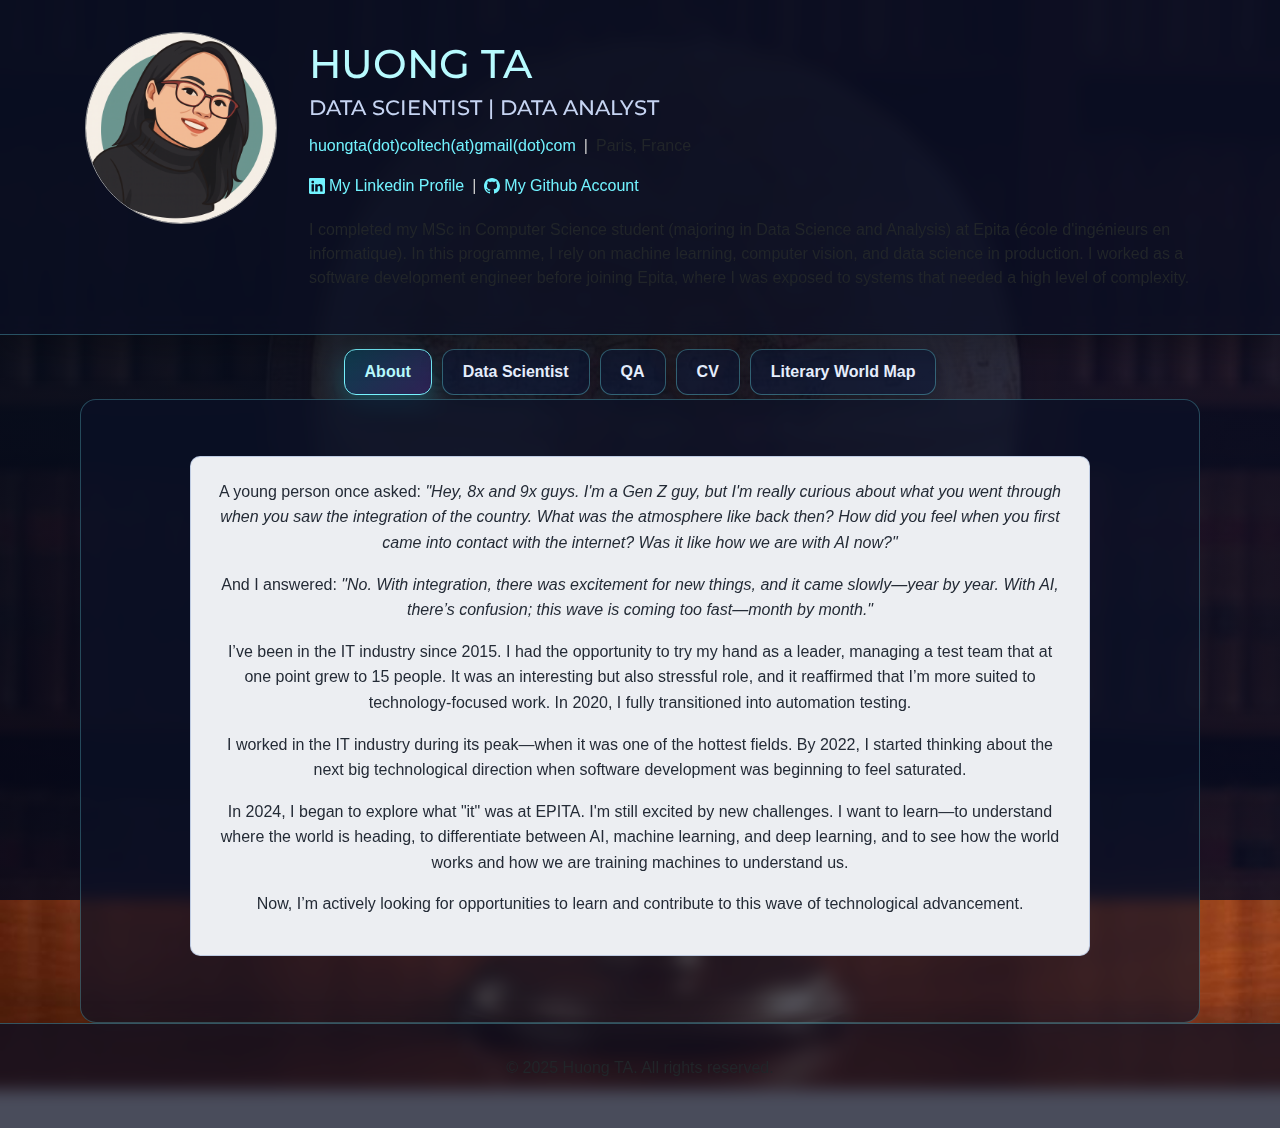
<file: index.html>
<!DOCTYPE html>
<html lang="en">
  <head>
    <meta charset="utf-8">
    <meta name="viewport" content="width=device-width, initial-scale=1">
    <base href="/">

    <!-- Site Info -->
    <title>Huong TA - Portfolio</title>
    <meta name="description" content="Huong TA - Hi there, this is my personal webpage here you see more things that do not fit in my CV. I have 5 years of experience as an Software Testing Engineer. I&#39;ve worked for both private and public sectors.">
    <meta name="author" content="Huong TA">

    <!-- Open Graph Tags: The title of the page for social media sharing. It can match the title tag or be more descriptive. -->
    <meta property="og:title" content="Huong TA">

    <!-- Open Graph Tags: Typically set to "website" for static sites or "article" for content-heavy pages. -->
    <meta property="og:type" content="website">

    <!-- Open Graph Tags: The URL of the page, used to ensure link previews resolve to the correct page. -->
    <meta property="og:url" content="127.0.0.1:5500/index.html">

    <!-- Open Graph Tags: URL of an image that represents the page. Useful for link previews. -->
    <meta property="og:image" content="portfolio_media/profile-pic.jpg">

    <!-- Open Graph Tags: Provides an alternative text for the image to improve accessibility. -->
    <meta property="og:image:alt" content="Huong TA Profile Image">

    <!-- Preconnect for Google Fonts -->
    <link rel="preconnect" href="https://fonts.googleapis.com">
    <link rel="preconnect" href="https://fonts.gstatic.com" crossorigin>

    <!-- Custom Font -->
    <link href="https://fonts.googleapis.com/css2?family=Montserrat:ital,wght@0,100..900;1,100..900&family=Nunito:ital,wght@0,200..1000;1,200..1000&display=swap"
          rel="stylesheet">

    <!-- Stylesheet -->
    <link rel="stylesheet" href="css/modern_normalize.css" />
    <link rel="stylesheet" href="css/html5bp.css">
    <link rel="stylesheet" href="css/main.css">
    <link rel="stylesheet" href="css/body.css">

    <!-- Set a theme color that matches your website's primary color -->
    <meta name="theme-color" content="#fafafa">

    <!-- Favicon for all browsers -->
    <link rel="icon" href="/favicon.ico" sizes="any">
    <link rel="icon" href="/icon.svg" type="image/svg+xml">

    <!-- Apple touch icon for iOS devices -->
    <link rel="apple-touch-icon" sizes="180x180" href="/icon.png">

    <!-- Web app manifest for Progressive Web Apps -->
    <link rel="manifest" href="/site.webmanifest">

    <!-- Content Security Policy: Uncomment to enhance security by restricting where content can be loaded from (useful for preventing certain attacks like XSS). Update if adding external sources (e.g., Google Fonts, Bootstrap CDN, analytics, etc). -->
    <!-- <meta http-equiv="Content-Security-Policy" content=" default-src 'self'; script-src 'self' code.jquery.com; style-src 'self' fonts.googleapis.com; font-src fonts.gstatic.com; img-src 'self' images.examplecdn.com; "> -->
  </head>

  <body>
    <div id="header-placeholder"></div>
    <script>
      fetch('/pages/header.html')
        .then(res => res.text())
        .then(data => document.getElementById('header-placeholder').innerHTML = data);
    </script>
    

    <meta charset="UTF-8">
    <title>Tabbed Page</title>
  
    <div class="tabs">
      <button class="tab active" onclick="window.location.href='/'">About</button>
      <button class="tab" onclick="window.location.href='/data_epita/'">Data Scientist</button>
      <button class="tab" onclick="window.location.href='/projects/'">QA</button>
      <button class="tab" onclick="window.location.href='/resume_en/'">CV</button>
      <button class="tab" onclick="window.location.href='/literary_world_map/'">Literary World Map</button>
    </div>

    <div id="about" class="tab-content active">
      <div class="about-text">
        <p>
          A young person once asked: 
          <span style="font-style: italic;">
            "Hey, 8x and 9x guys. I'm a Gen Z guy, but I'm really curious about what you went through when you saw the integration of the country. What was the atmosphere like back then? How did you feel when you first came into contact with the internet? Was it like how we are with AI now?"
          </span>
        </p>
        <p>
          And I answered: 
          <span style="font-style: italic;">
            "No. With integration, there was excitement for new things, and it came slowly—year by year. With AI, there’s confusion; this wave is coming too fast—month by month."
          </span>
        </p>
        <p>I’ve been in the IT industry since 2015. I had the opportunity to try my hand as a leader, managing a test team that at one point grew to 15 people. It was an interesting but also stressful role, and it reaffirmed that I’m more suited to technology-focused work. In 2020, I fully transitioned into automation testing.</p>
        <p>I worked in the IT industry during its peak—when it was one of the hottest fields. By 2022, I started thinking about the next big technological direction when software development was beginning to feel saturated.</p>
        <p>In 2024, I began to explore what "it" was at EPITA. I'm still excited by new challenges. I want to learn—to understand where the world is heading, to differentiate between AI, machine learning, and deep learning, and to see how the world works and how we are training machines to understand us.</p>
        <p>Now, I’m actively looking for opportunities to learn and contribute to this wave of technological advancement.</p>
      </div>
    </div>
    </div>

    <div id="resume_en" class="tab-content">
      <!-- <h2>Portfolio</h2> -->
      <div id="resume_en-placeholder"></div>
      <script>
        fetch('/pages/resume_en.html')
          .then(response => response.text())
          .then(data => {
            document.getElementById('resume_en-placeholder').innerHTML = data;
          })
          .catch(error => console.error('Error loading resume.html:', error));
      </script>

    </div>

    <div id="datas" class="tab-content">
      <div id="datas-placeholder"></div>
      <script>
        fetch('/pages/data_epita.html')
          .then(response => response.text())
          .then(data => {
            document.getElementById('datas-placeholder').innerHTML = data;
          })
          .catch(error => console.error('Error loading resume.html:', error));
      </script>

    </div>


    <div id="projects" class="tab-content">
      <div id="projects-placeholder"></div>
      <script>
        fetch('/pages/projects.html')
          .then(response => response.text())
          .then(data => {
            document.getElementById('projects-placeholder').innerHTML = data;
          })
          .catch(error => console.error('Error loading resume.html:', error));
      </script>

    </div>

    <footer class="page-footer">
      <div class="container">
        <p>© 2025 Huong TA. All rights reserved.</p>
      </div>
    </footer>

    <script src="js/app.js"></script>

  </body>
</html>
</file>
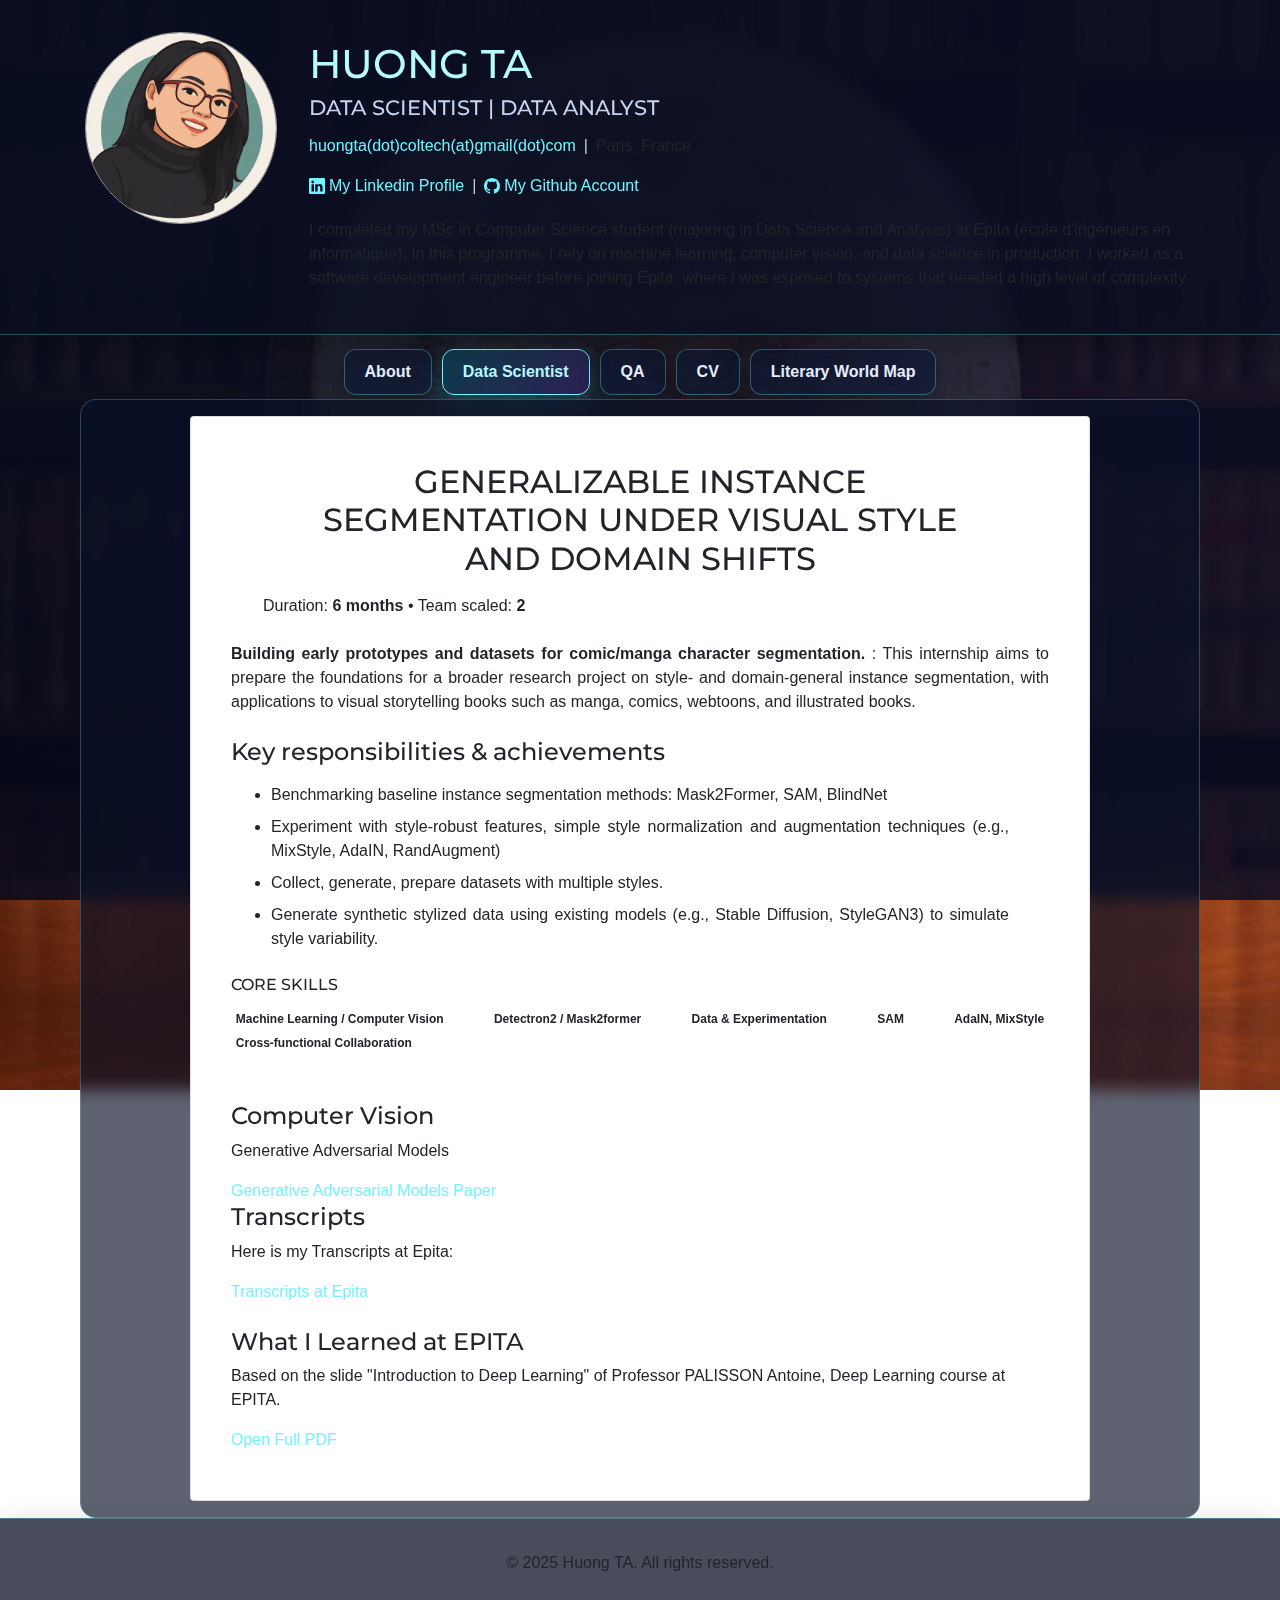
<file: data_epita/index.html>
<!DOCTYPE html>
<html lang="en">
  <head>
    <meta charset="utf-8">
    <meta name="viewport" content="width=device-width, initial-scale=1">
    <base href="/">

    <title>Huong TA - Data Scientist</title>
    <meta name="description" content="Huong TA - Data Scientist page.">
    <meta name="author" content="Huong TA">

    <meta property="og:title" content="Huong TA - Data Scientist">
    <meta property="og:type" content="website">
    <meta property="og:url" content="https://huongta-fr.github.io/data_epita/">
    <meta property="og:image" content="/portfolio_media/profile-pic.jpg">
    <meta property="og:image:alt" content="Huong TA Profile Image">

    <link rel="preconnect" href="https://fonts.googleapis.com">
    <link rel="preconnect" href="https://fonts.gstatic.com" crossorigin>
    <link href="https://fonts.googleapis.com/css2?family=Montserrat:ital,wght@0,100..900;1,100..900&family=Nunito:ital,wght@0,200..1000;1,200..1000&display=swap"
          rel="stylesheet">

    <link rel="stylesheet" href="/css/modern_normalize.css" />
    <link rel="stylesheet" href="/css/html5bp.css">
    <link rel="stylesheet" href="/css/main.css">
    <link rel="stylesheet" href="/css/body.css">

    <meta name="theme-color" content="#fafafa">
    <link rel="icon" href="/favicon.ico" sizes="any">
    <link rel="icon" href="/icon.svg" type="image/svg+xml">
    <link rel="apple-touch-icon" sizes="180x180" href="/icon.png">
    <link rel="manifest" href="/site.webmanifest">
  </head>

  <body>
    <div id="header-placeholder"></div>
    <script>
      fetch('/pages/header.html')
        .then(res => res.text())
        .then(data => document.getElementById('header-placeholder').innerHTML = data);
    </script>

    <div class="tabs">
      <button class="tab" onclick="window.location.href='/'">About</button>
      <button class="tab active" onclick="window.location.href='/data_epita/'">Data Scientist</button>
      <button class="tab" onclick="window.location.href='/projects/'">QA</button>
      <button class="tab" onclick="window.location.href='/resume_en/'">CV</button>
      <button class="tab" onclick="window.location.href='/literary_world_map/'">Literary World Map</button>
    </div>

    <div class="tab-content active">
      <div id="datas-placeholder"></div>
    </div>

    <footer class="page-footer">
      <div class="container">
        <p>© 2025 Huong TA. All rights reserved.</p>
      </div>
    </footer>

    <script>
      fetch('/pages/data_epita.html')
        .then(response => response.text())
        .then(data => {
          document.getElementById('datas-placeholder').innerHTML = data;
        })
        .catch(error => console.error('Error loading data_epita.html:', error));
    </script>

    <script src="/js/app.js"></script>
  </body>
</html>
</file>
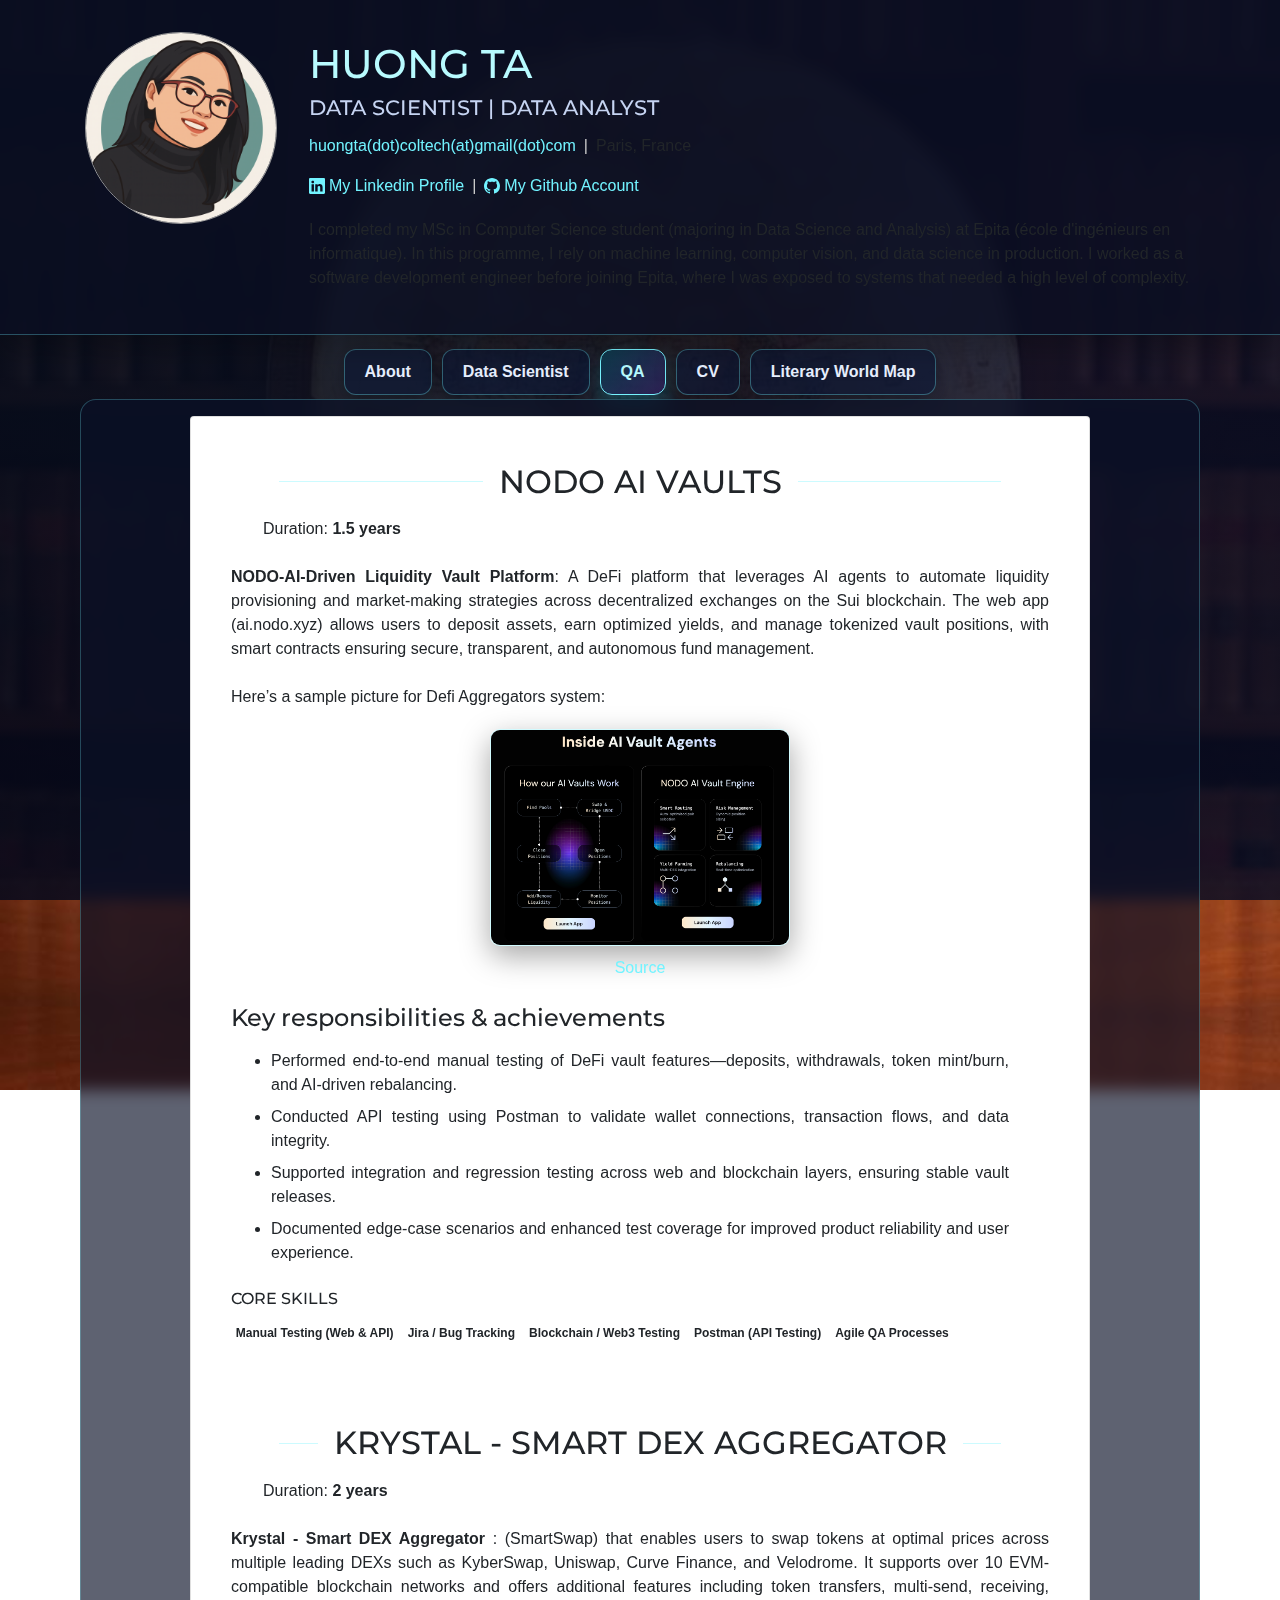
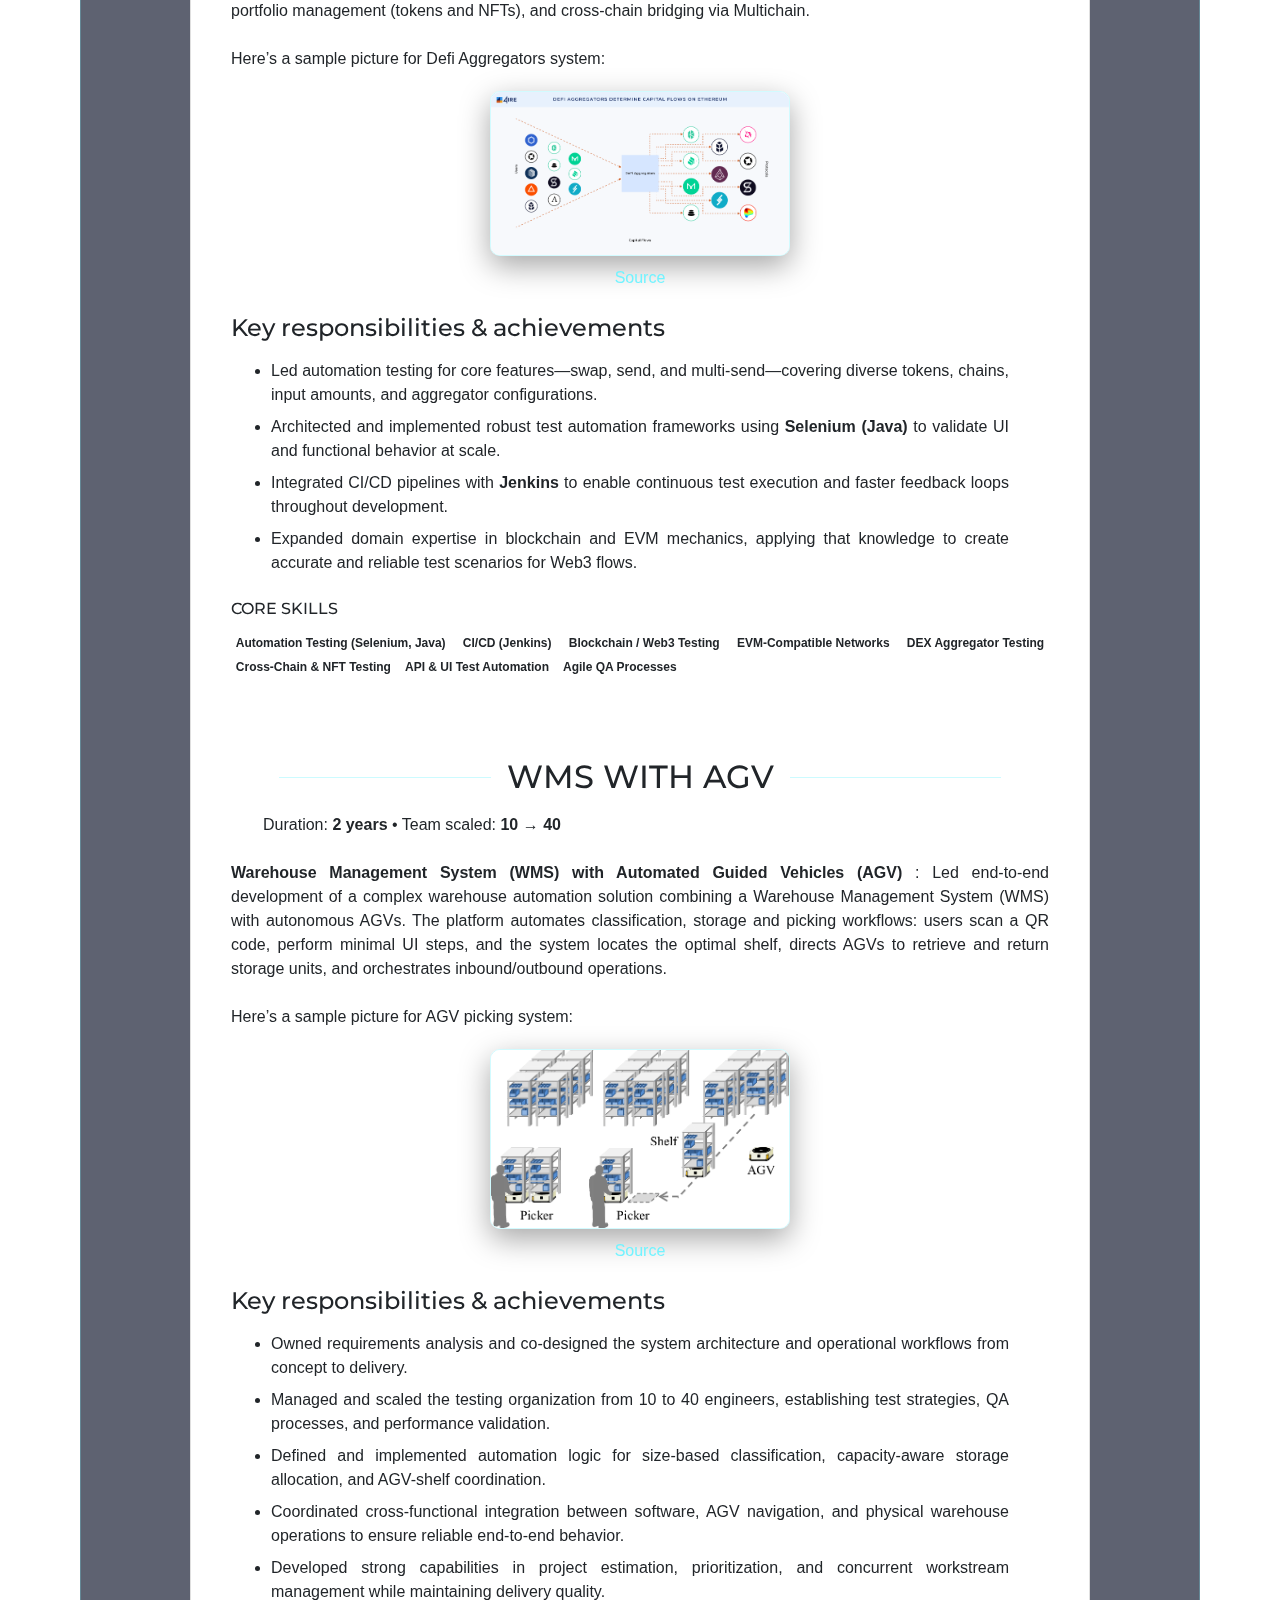
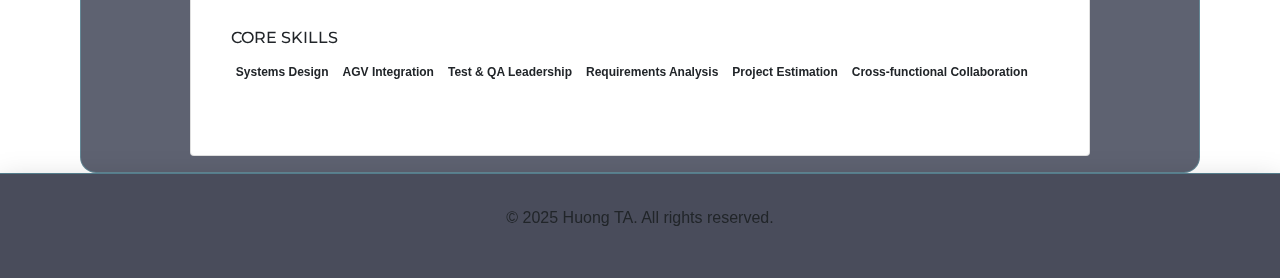
<file: projects/index.html>
<!DOCTYPE html>
<html lang="en">
  <head>
    <meta charset="utf-8">
    <meta name="viewport" content="width=device-width, initial-scale=1">
    <base href="/">

    <title>Huong TA - QA</title>
    <meta name="description" content="Huong TA - QA page.">
    <meta name="author" content="Huong TA">

    <meta property="og:title" content="Huong TA - QA">
    <meta property="og:type" content="website">
    <meta property="og:url" content="https://huongta-fr.github.io/projects/">
    <meta property="og:image" content="/portfolio_media/profile-pic.jpg">
    <meta property="og:image:alt" content="Huong TA Profile Image">

    <link rel="preconnect" href="https://fonts.googleapis.com">
    <link rel="preconnect" href="https://fonts.gstatic.com" crossorigin>
    <link href="https://fonts.googleapis.com/css2?family=Montserrat:ital,wght@0,100..900;1,100..900&family=Nunito:ital,wght@0,200..1000;1,200..1000&display=swap"
          rel="stylesheet">

    <link rel="stylesheet" href="/css/modern_normalize.css" />
    <link rel="stylesheet" href="/css/html5bp.css">
    <link rel="stylesheet" href="/css/main.css">
    <link rel="stylesheet" href="/css/body.css">

    <meta name="theme-color" content="#fafafa">
    <link rel="icon" href="/favicon.ico" sizes="any">
    <link rel="icon" href="/icon.svg" type="image/svg+xml">
    <link rel="apple-touch-icon" sizes="180x180" href="/icon.png">
    <link rel="manifest" href="/site.webmanifest">
  </head>

  <body>
    <div id="header-placeholder"></div>
    <script>
      fetch('/pages/header.html')
        .then(res => res.text())
        .then(data => document.getElementById('header-placeholder').innerHTML = data);
    </script>

    <div class="tabs">
      <button class="tab" onclick="window.location.href='/'">About</button>
      <button class="tab" onclick="window.location.href='/data_epita/'">Data Scientist</button>
      <button class="tab active" onclick="window.location.href='/projects/'">QA</button>
      <button class="tab" onclick="window.location.href='/resume_en/'">CV</button>
      <button class="tab" onclick="window.location.href='/literary_world_map/'">Literary World Map</button>
    </div>

    <div class="tab-content active">
      <div id="projects-placeholder"></div>
    </div>

    <footer class="page-footer">
      <div class="container">
        <p>© 2025 Huong TA. All rights reserved.</p>
      </div>
    </footer>

    <script>
      fetch('/pages/projects.html')
        .then(response => response.text())
        .then(data => {
          document.getElementById('projects-placeholder').innerHTML = data;
        })
        .catch(error => console.error('Error loading projects.html:', error));
    </script>

    <script src="/js/app.js"></script>
  </body>
</html>
</file>
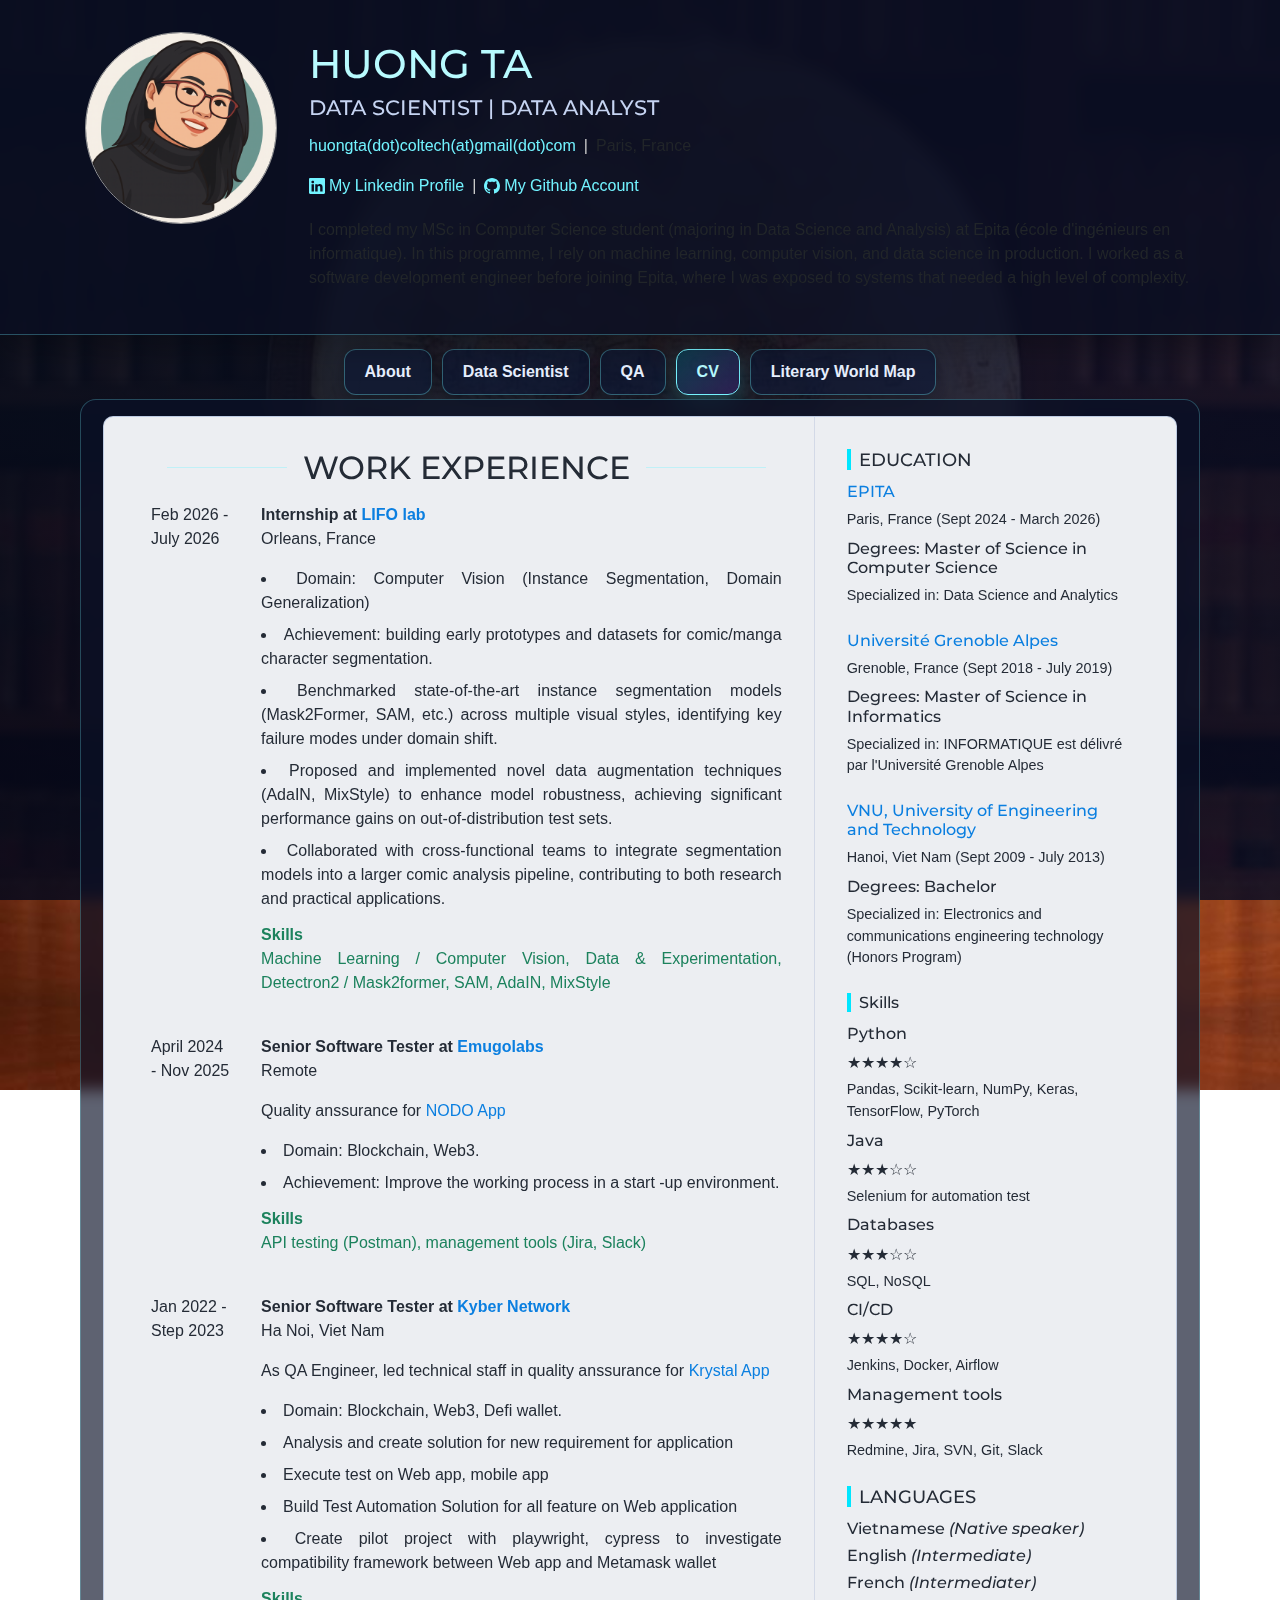
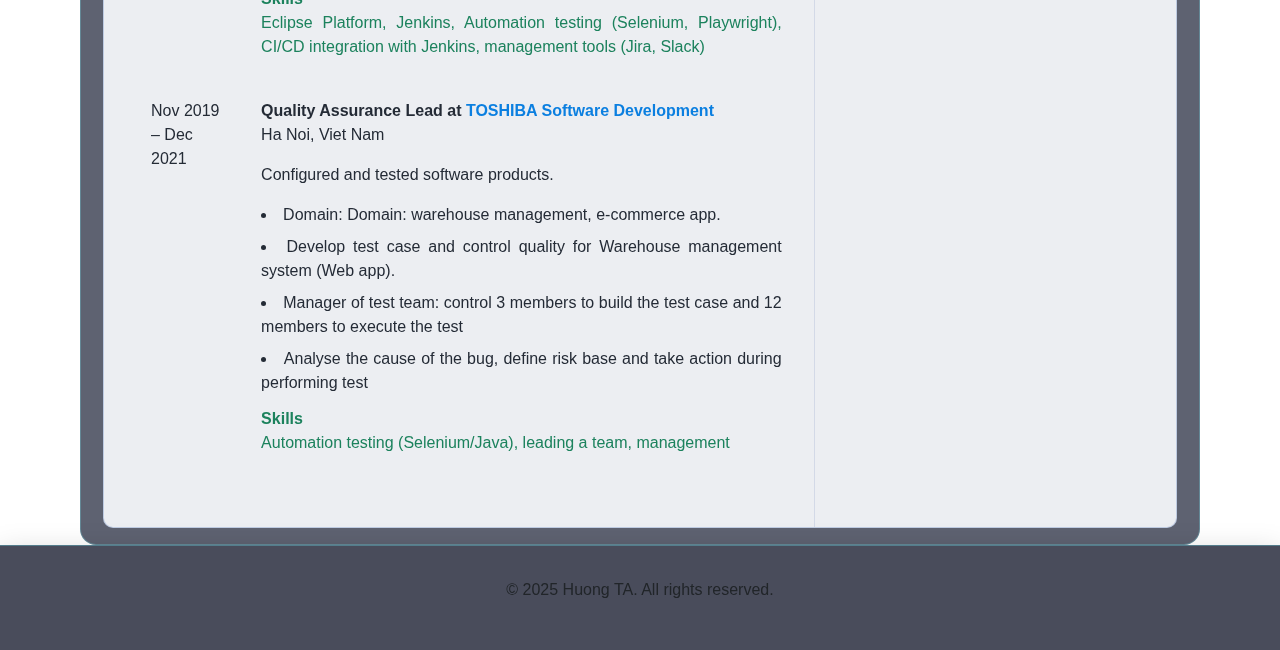
<file: resume_en/index.html>
<!DOCTYPE html>
<html lang="en">
  <head>
    <meta charset="utf-8">
    <meta name="viewport" content="width=device-width, initial-scale=1">
    <base href="/">

    <title>Huong TA - CV</title>
    <meta name="description" content="Huong TA - Resume page.">
    <meta name="author" content="Huong TA">

    <meta property="og:title" content="Huong TA - CV">
    <meta property="og:type" content="website">
    <meta property="og:url" content="https://huongta-fr.github.io/resume_en/">
    <meta property="og:image" content="/portfolio_media/profile-pic.jpg">
    <meta property="og:image:alt" content="Huong TA Profile Image">

    <link rel="preconnect" href="https://fonts.googleapis.com">
    <link rel="preconnect" href="https://fonts.gstatic.com" crossorigin>
    <link href="https://fonts.googleapis.com/css2?family=Montserrat:ital,wght@0,100..900;1,100..900&family=Nunito:ital,wght@0,200..1000;1,200..1000&display=swap"
          rel="stylesheet">

    <link rel="stylesheet" href="/css/modern_normalize.css" />
    <link rel="stylesheet" href="/css/html5bp.css">
    <link rel="stylesheet" href="/css/main.css">
    <link rel="stylesheet" href="/css/body.css">

    <meta name="theme-color" content="#fafafa">
    <link rel="icon" href="/favicon.ico" sizes="any">
    <link rel="icon" href="/icon.svg" type="image/svg+xml">
    <link rel="apple-touch-icon" sizes="180x180" href="/icon.png">
    <link rel="manifest" href="/site.webmanifest">
  </head>

  <body>
    <div id="header-placeholder"></div>
    <script>
      fetch('/pages/header.html')
        .then(res => res.text())
        .then(data => document.getElementById('header-placeholder').innerHTML = data);
    </script>

    <div class="tabs">
      <button class="tab" onclick="window.location.href='/'">About</button>
      <button class="tab" onclick="window.location.href='/data_epita/'">Data Scientist</button>
      <button class="tab" onclick="window.location.href='/projects/'">QA</button>
      <button class="tab active" onclick="window.location.href='/resume_en/'">CV</button>
      <button class="tab" onclick="window.location.href='/literary_world_map/'">Literary World Map</button>
    </div>

    <div class="tab-content active">
      <div id="resume_en-placeholder"></div>
    </div>

    <footer class="page-footer">
      <div class="container">
        <p>© 2025 Huong TA. All rights reserved.</p>
      </div>
    </footer>

    <script>
      fetch('/pages/resume_en.html')
        .then(response => response.text())
        .then(data => {
          document.getElementById('resume_en-placeholder').innerHTML = data;
        })
        .catch(error => console.error('Error loading resume.html:', error));
    </script>

    <script src="/js/app.js"></script>
  </body>
</html>
</file>
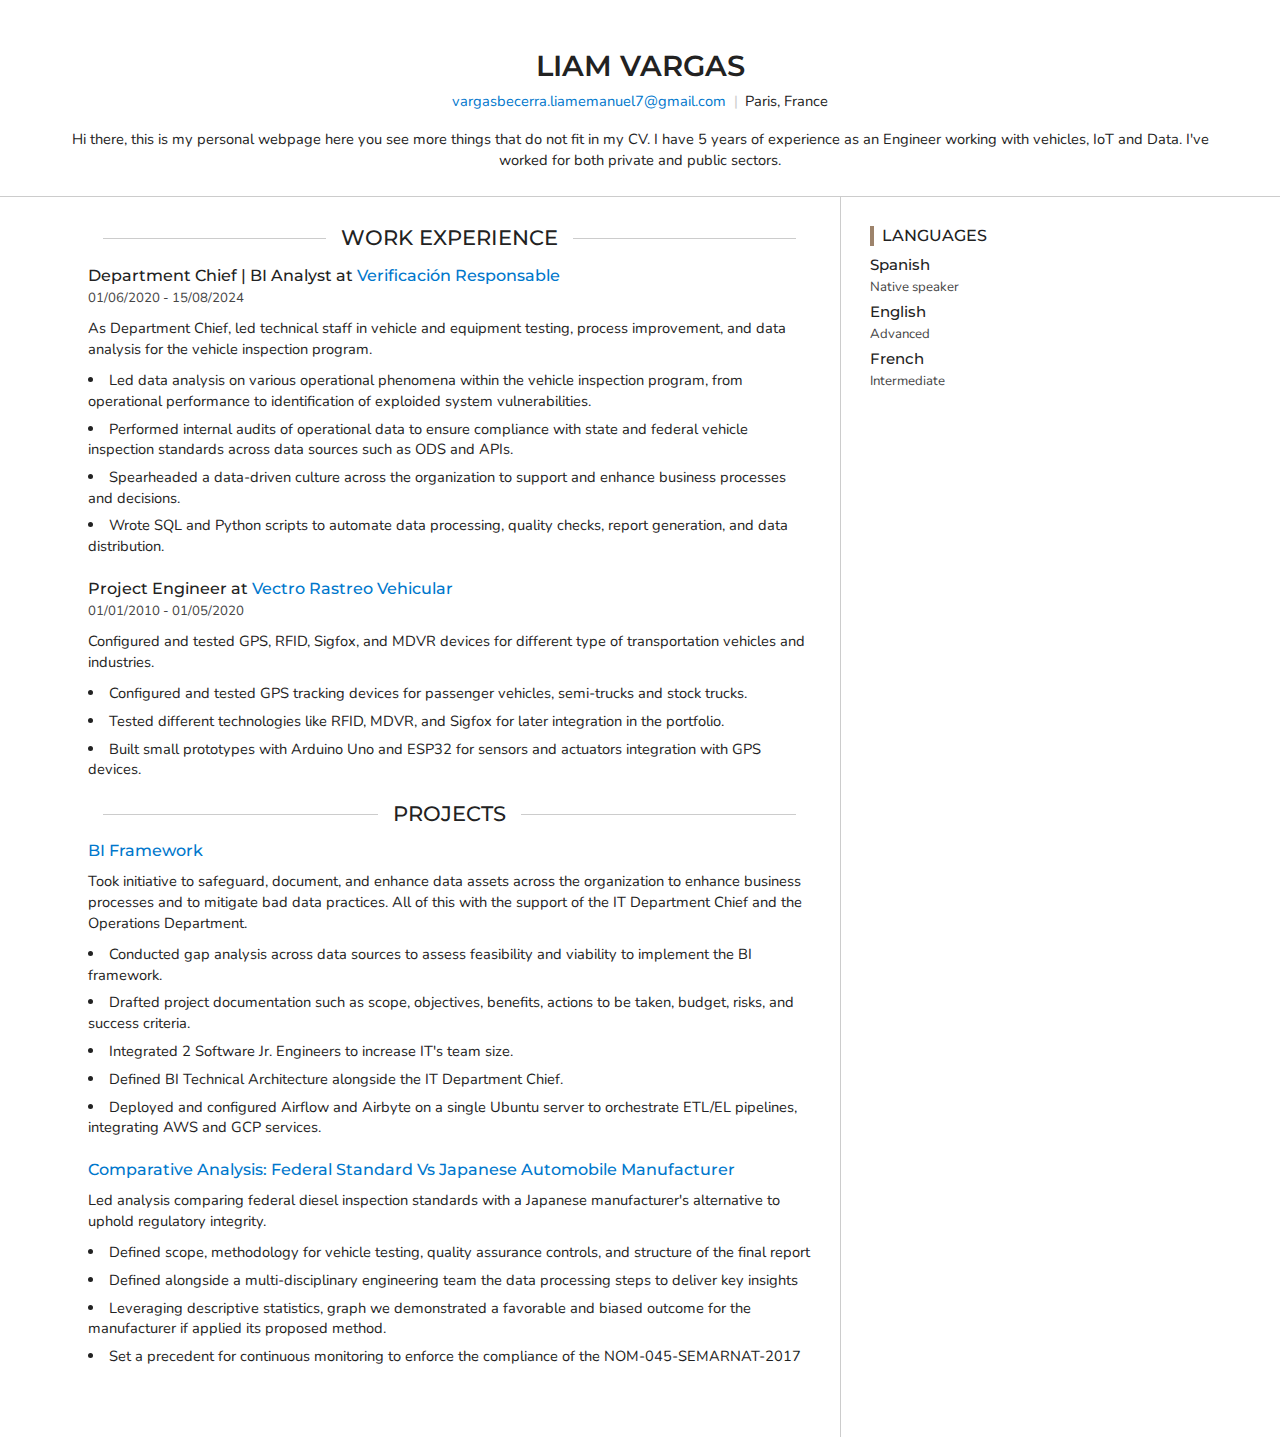
<file: resume.html>
<!DOCTYPE html>
<html lang="en">
  <head>
    <meta charset="utf-8">
    <meta name="viewport" content="width=device-width, initial-scale=1">

    <!-- Site Info -->
    <title>Liam Vargas - Resume</title>
    <meta name="description" content="Liam Vargas - Hi there, this is my personal webpage here you see more things that do not fit in my CV. I have 5 years of experience as an Engineer working with vehicles, IoT and Data. I&#39;ve worked for both private and public sectors.">
    <meta name="author" content="Liam Vargas">

    <!-- Open Graph Tags: The title of the page for social media sharing. It can match the title tag or be more descriptive. -->
    <meta property="og:title" content="Liam Vargas">

    <!-- Open Graph Tags: Typically set to "website" for static sites or "article" for content-heavy pages. -->
    <meta property="og:type" content="website">

    <!-- Open Graph Tags: The URL of the page, used to ensure link previews resolve to the correct page. -->
    <meta property="og:url" content="127.0.0.1:5500/resume.html">

    <!-- Open Graph Tags: URL of an image that represents the page. Useful for link previews. -->
    <meta property="og:image" content="127.0.0.1:5500/portfolio_media/profile-pic.jpg">

    <!-- Open Graph Tags: Provides an alternative text for the image to improve accessibility. -->
    <meta property="og:image:alt" content="Liam Vargas Profile Image">

    <!-- Preconnect for Google Fonts -->
    <link rel="preconnect" href="https://fonts.googleapis.com">
    <link rel="preconnect" href="https://fonts.gstatic.com" crossorigin>

    <!-- Custom Font -->
    <link href="https://fonts.googleapis.com/css2?family=Montserrat:ital,wght@0,100..900;1,100..900&family=Nunito:ital,wght@0,200..1000;1,200..1000&display=swap"
          rel="stylesheet">

    <!-- Stylesheet -->
    <link rel="stylesheet" href="css/modern_normalize.css" />
    <link rel="stylesheet" href="css/html5bp.css">
    <link rel="stylesheet" href="css/main.css">
    <link rel="stylesheet" href="css/resume.css">

    <!-- Set a theme color that matches your website's primary color -->
    <meta name="theme-color" content="#fafafa">

    <!-- Favicon for all browsers -->
    <link rel="icon" href="/favicon.ico" sizes="any">
    <link rel="icon" href="/icon.svg" type="image/svg+xml">

    <!-- Apple touch icon for iOS devices -->
    <link rel="apple-touch-icon" sizes="180x180" href="/icon.png">

    <!-- Web app manifest for Progressive Web Apps -->
    <link rel="manifest" href="/site.webmanifest">

    <!-- Content Security Policy: Uncomment to enhance security by restricting where content can be loaded from (useful for preventing certain attacks like XSS). Update if adding external sources (e.g., Google Fonts, Bootstrap CDN, analytics, etc). -->
    <!-- <meta http-equiv="Content-Security-Policy" content=" default-src 'self'; script-src 'self' code.jquery.com; style-src 'self' fonts.googleapis.com; font-src fonts.gstatic.com; img-src 'self' images.examplecdn.com; "> -->
  </head>

  <body>
    <header class="page-header">
      <div class="container">
        <div class="header-top flex-responsive">
          <div class="header-info">
            <h1>Liam Vargas</h1>
            
              <address>
                <ul class="inline-list flex-responsive">
                  
                    <li>
                      <a href="mailto:vargasbecerra.liamemanuel7@gmail.com">vargasbecerra.liamemanuel7@gmail.com</a>
                    </li>
                  
                  
                  <li>Paris, France</li>
                </ul>
              </address>
            
            <p class="header-summary">Hi there, this is my personal webpage here you see more things that do not fit in my CV. I have 5 years of experience as an Engineer working with vehicles, IoT and Data. I&#39;ve worked for both private and public sectors.</p>
          </div>
        </div>
      </div>
    </header>

    <div class="page-content">
      <div class="container">
        <main>
          
            <section>
              <h2 class="section-heading">Work Experience</h2>
              
                <section>
                  <h3>
                    
                      Department Chief | BI Analyst at <a href="https://verificacionresponsable.jalisco.gob.mx/">Verificación Responsable</a>
                    
                  </h3>
                  
                    <p class="section-label">01/06/2020 - 15/08/2024</p>
                  
                  <p>As Department Chief, led technical staff in vehicle and equipment testing, process improvement, and data analysis for the vehicle inspection program.</p>
                  
                    <ul>
                      <li>Led data analysis on various operational phenomena within the vehicle inspection program, from operational performance to identification of exploided system vulnerabilities.</li><li>Performed internal audits of operational data to ensure compliance with state and federal vehicle inspection standards across data sources such as ODS and APIs.</li><li>Spearheaded a data-driven culture across the organization to support and enhance business processes and decisions.</li><li>Wrote SQL and Python scripts to automate data processing, quality checks, report generation, and data distribution.</li>
                    </ul>
                  
                </section>
              
                <section>
                  <h3>
                    
                      Project Engineer at <a href="https://vectro.com.mx/#content">Vectro Rastreo Vehicular</a>
                    
                  </h3>
                  
                    <p class="section-label">01/01/2010 - 01/05/2020</p>
                  
                  <p>Configured and tested GPS, RFID, Sigfox, and MDVR devices for different type of transportation vehicles and industries.</p>
                  
                    <ul>
                      <li>Configured and tested GPS tracking devices for passenger  vehicles, semi-trucks and stock trucks.</li><li>Tested different technologies like RFID, MDVR, and Sigfox for later integration in the portfolio.</li><li>Built small prototypes with Arduino Uno and ESP32 for sensors and actuators integration with GPS devices.</li>
                    </ul>
                  
                </section>
              
            </section>
          

          
            <section>
              <h2 class="section-heading">Projects</h2>
              
                <section>
                  <h3>
                    
                      <a href="https://sample.com">BI Framework</a>
                    
                  </h3>
                  <p>Took initiative to safeguard, document, and enhance data assets across the organization to enhance business processes and to mitigate bad data practices. All of this with the support of the IT Department Chief and the Operations Department.</p>
                  
                    <ul>
                      <li>Conducted gap analysis across data sources to assess feasibility and viability to implement the BI framework.</li><li>Drafted project documentation such as scope, objectives, benefits, actions to be taken, budget, risks, and success criteria.</li><li>Integrated 2 Software Jr. Engineers to increase IT&#39;s team size.</li><li>Defined BI Technical Architecture alongside the IT Department Chief.</li><li>Deployed and configured Airflow and Airbyte on a single Ubuntu server to orchestrate ETL/EL pipelines, integrating AWS and GCP services.</li>
                    </ul>
                  
                </section>
              
                <section>
                  <h3>
                    
                      <a href="https://sample.com">Comparative Analysis: Federal Standard Vs Japanese Automobile Manufacturer</a>
                    
                  </h3>
                  <p>Led analysis comparing federal diesel inspection standards with a Japanese manufacturer&#39;s alternative to uphold regulatory integrity.</p>
                  
                    <ul>
                      <li>Defined scope, methodology for vehicle testing, quality assurance controls, and structure of the final report</li><li>Defined alongside a multi-disciplinary engineering team the data processing steps to deliver key insights</li><li>Leveraging descriptive statistics, graph we demonstrated a favorable and biased outcome for the manufacturer if applied its proposed method.</li><li>Set a precedent for continuous monitoring to enforce the compliance of the NOM-045-SEMARNAT-2017</li>
                    </ul>
                  
                </section>
              
            </section>
          
        </main>

        <!-- Sidebar Section -->
        <aside>
          
            <section>
              <h2 class="section-heading">Languages</h2>
              <ul class="unstyled-list">
                
                  <li>
                    <h3>Spanish</h3>
                    <p class="section-label">Native speaker</p>
                  </li>
                
                  <li>
                    <h3>English</h3>
                    <p class="section-label">Advanced</p>
                  </li>
                
                  <li>
                    <h3>French</h3>
                    <p class="section-label">Intermediate</p>
                  </li>
                
              </ul>
            </section>
          

          
        </aside>
      </div>
    </div>
    <script src="js/app.js"></script>
  </body>
</html>
</file>
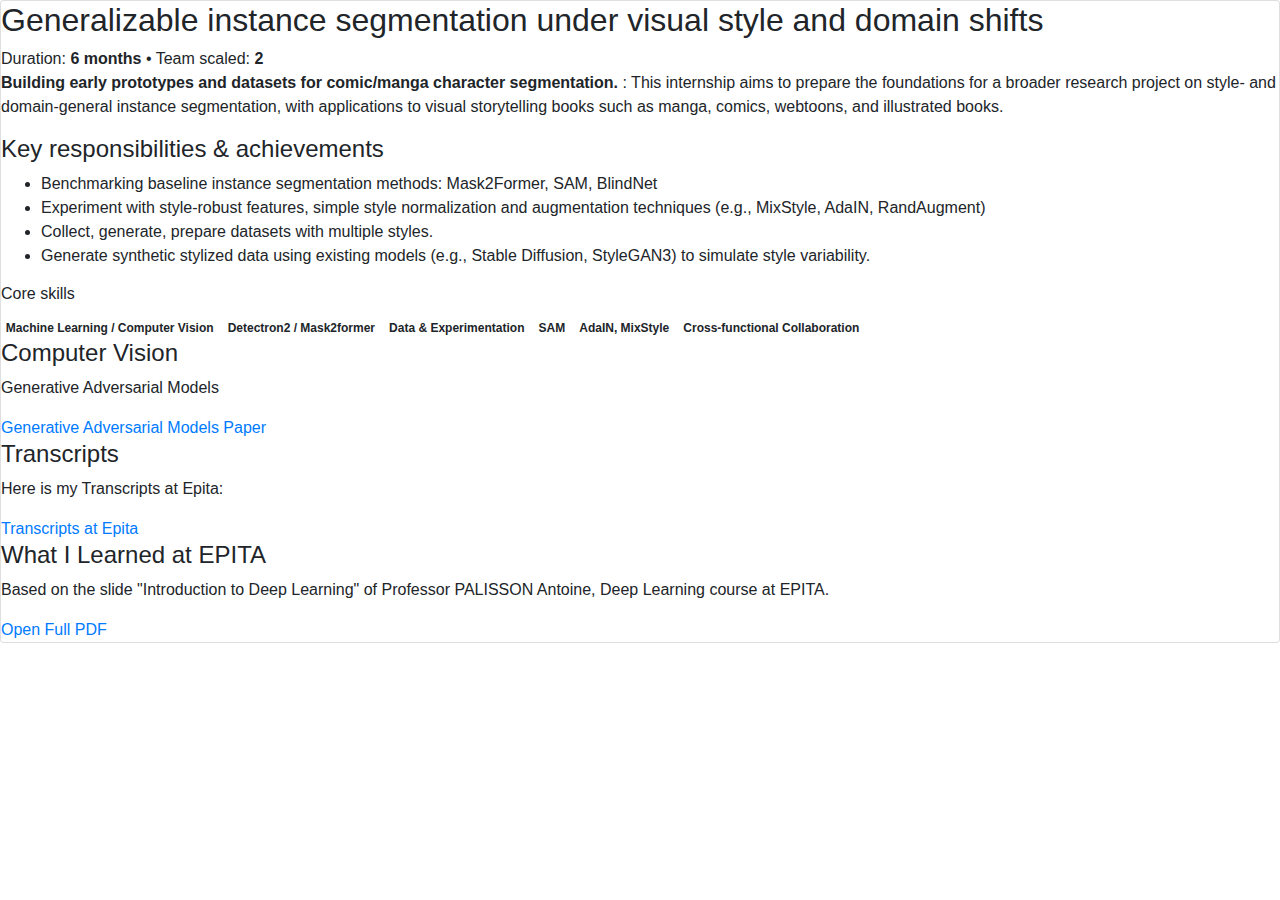
<file: pages/data_epita.html>
<link rel="stylesheet" href="https://stackpath.bootstrapcdn.com/bootstrap/4.5.2/css/bootstrap.min.css">

<!doctype html>
<html lang="en">

<body>
  <article class="card">

    <section>
        <header>
            <h2 class="section-heading">Generalizable instance segmentation under visual style and domain shifts</h2>
            <div class="meta">Duration: <strong>6 months</strong> • Team scaled: <strong>2</strong></div>
        </header>
        <div class="text-justified resume-line">
            <section>
            <p> <strong>Building early prototypes and datasets for comic/manga character segmentation. </strong>: This internship aims to prepare the foundations for a broader research project on style- and domain-general instance segmentation, with applications to visual storytelling books such as manga, comics, webtoons, and illustrated books.
            </p>
            </section>
            
            <!-- <section>
                <p>Here’s a sample picture for AGV picking system:</p>
                <div class="image-center">
                    <img src="/img/project/AGV.png" alt="A brief history of Data Science program at Epita" width="300">
                    <div>
                        <a href="https://www.researchgate.net/figure/Overview-of-AGV-picking-system_fig2_318760499" target="_blank" rel="noopener noreferrer">Source</a>
                    </div>
                </div>
            </section> -->


            <section>
            <h4 >Key responsibilities & achievements</h4>
            <ul>
                <li>Benchmarking baseline instance segmentation methods: Mask2Former, SAM, BlindNet</li>
                <li>Experiment with style-robust features, simple style normalization and augmentation techniques (e.g., MixStyle, AdaIN, RandAugment)</li>
                <li>Collect, generate, prepare datasets with multiple styles.</li>
                <li>Generate synthetic stylized data using existing models (e.g., Stable Diffusion, StyleGAN3) to simulate style variability.</li>
            </ul>
            </section>

            <section>
            <h2 style="font-size:16px;margin:12px 0">Core skills</h2>
            <div class="badges">
                <span class="badge">Machine Learning / Computer Vision</span>
                <span class="badge">Detectron2 / Mask2former</span>
                <span class="badge">Data & Experimentation</span>
                <span class="badge">SAM</span>
                <span class="badge">AdaIN, MixStyle</span>
                <span class="badge">Cross-functional Collaboration</span>
            </div>
            </section>
        </div>
    </section>

    <section>
            <h4>Computer Vision</h4>
            <p>Generative Adversarial Models</p>
            <div class="pdf-center">
              <!-- <iframe src="documents/huongta_portfolio.pdf"></iframe> -->
              <div class="mt-2">
                <a href="/documents/GAN.pdf" target="_blank" rel="noopener noreferrer">
                  Generative Adversarial Models Paper
                </a>
              </div>
            </div>

            <h4>Transcripts</h4>
            <p>Here is my Transcripts at Epita:</p>
            <div class="pdf-center">
              <!-- <iframe src="documents/huongta_portfolio.pdf"></iframe> -->
              <div class="mt-2">
                <a href="/documents/HuongTA_Transcripts_Epita.pdf" target="_blank" rel="noopener noreferrer">
                  Transcripts at Epita
                </a>
              </div>
            </div>
        
    </section>

    <!-- Krystal -->
    <section>
        <h4>What I Learned at EPITA</h4>
            <p>
              Based on the slide "Introduction to Deep Learning" of Professor PALISSON Antoine,
              Deep Learning course at EPITA.
            </p>
            <div class="pdf-center">
              <div class="mt-2">
                <a href="/documents/huongta_portfolio.pdf" target="_blank" rel="noopener noreferrer">
                  Open Full PDF
                </a>
              </div>
            </div>
    </section>
    
  </article>
</body>
</html>
</file>
<file: css/html5bp.css>
/*! HTML5 Boilerplate v9.0.1 | MIT License | https://html5boilerplate.com/ */

/* main.css 3.0.0 | MIT License | https://github.com/h5bp/main.css#readme */
/*
 * What follows is the result of much research on cross-browser styling.
 * Credit left inline and big thanks to Nicolas Gallagher, Jonathan Neal,
 * Kroc Camen, and the H5BP dev community and team.
 */

/* ==========================================================================
   Base styles: opinionated defaults
   ========================================================================== */

html {
  color: #222;
  font-size: 1em;
  line-height: 1.4;
}

/*
 * Remove text-shadow in selection highlight:
 * https://twitter.com/miketaylr/status/12228805301
 *
 * Customize the background color to match your design.
 */

::-moz-selection {
  background: #b3d4fc;
  text-shadow: none;
}

::selection {
  background: #b3d4fc;
  text-shadow: none;
}

/*
 * A better looking default horizontal rule
 */

hr {
  display: block;
  height: 1px;
  border: 0;
  border-top: 1px solid #ccc;
  margin: 1em 0;
  padding: 0;
}

/*
 * Remove the gap between audio, canvas, iframes,
 * images, videos and the bottom of their containers:
 * https://github.com/h5bp/html5-boilerplate/issues/440
 */

audio,
canvas,
iframe,
img,
svg,
video {
  vertical-align: middle;
}

/*
 * Remove default fieldset styles.
 */

fieldset {
  border: 0;
  margin: 0;
  padding: 0;
}

/*
 * Allow only vertical resizing of textareas.
 */

textarea {
  resize: vertical;
}

/* ==========================================================================
   Author's custom styles
   ========================================================================== */

/* ==========================================================================
   Helper classes
   ========================================================================== */

/*
 * Hide visually and from screen readers
 */

.hidden,
[hidden] {
  display: none !important;
}

/*
 * Hide only visually, but have it available for screen readers:
 * https://snook.ca/archives/html_and_css/hiding-content-for-accessibility
 *
 * 1. For long content, line feeds are not interpreted as spaces and small width
 *    causes content to wrap 1 word per line:
 *    https://medium.com/@jessebeach/beware-smushed-off-screen-accessible-text-5952a4c2cbfe
 */

.visually-hidden {
  border: 0;
  clip: rect(0, 0, 0, 0);
  height: 1px;
  margin: -1px;
  overflow: hidden;
  padding: 0;
  position: absolute;
  white-space: nowrap;
  width: 1px;
  /* 1 */
}

/*
 * Extends the .visually-hidden class to allow the element
 * to be focusable when navigated to via the keyboard:
 * https://www.drupal.org/node/897638
 */

.visually-hidden.focusable:active,
.visually-hidden.focusable:focus {
  clip: auto;
  height: auto;
  margin: 0;
  overflow: visible;
  position: static;
  white-space: inherit;
  width: auto;
}

/*
 * Hide visually and from screen readers, but maintain layout
 */

.invisible {
  visibility: hidden;
}

/*
 * Clearfix: contain floats
 *
 * The use of `table` rather than `block` is only necessary if using
 * `::before` to contain the top-margins of child elements.
 */

.clearfix::before,
.clearfix::after {
  content: "";
  display: table;
}

.clearfix::after {
  clear: both;
}

/* ==========================================================================
   EXAMPLE Media Queries for Responsive Design.
   These examples override the primary ('mobile first') styles.
   Modify as content requires.
   ========================================================================== */

@media only screen and (min-width: 35em) {
  /* Style adjustments for viewports that meet the condition */
}

@media print,
  (-webkit-min-device-pixel-ratio: 1.25),
  (min-resolution: 1.25dppx),
  (min-resolution: 120dpi) {
  /* Style adjustments for high resolution devices */
}

/* ==========================================================================
   Print styles.
   Inlined to avoid the additional HTTP request:
   https://www.phpied.com/delay-loading-your-print-css/
   ========================================================================== */

@media print {
  *,
  *::before,
  *::after {
    background: #fff !important;
    color: #000 !important;
    /* Black prints faster */
    box-shadow: none !important;
    text-shadow: none !important;
  }

  a,
  a:visited {
    text-decoration: underline;
  }

  a[href]::after {
    content: " (" attr(href) ")";
  }

  abbr[title]::after {
    content: " (" attr(title) ")";
  }

  /*
   * Don't show links that are fragment identifiers,
   * or use the `javascript:` pseudo protocol
   */
  a[href^="#"]::after,
  a[href^="javascript:"]::after {
    content: "";
  }

  pre {
    white-space: pre-wrap !important;
  }

  pre,
  blockquote {
    border: 1px solid #999;
    page-break-inside: avoid;
  }

  tr,
  img {
    page-break-inside: avoid;
  }

  p,
  h2,
  h3 {
    orphans: 3;
    widows: 3;
  }

  h2,
  h3 {
    page-break-after: avoid;
  }
}
</file>
<file: css/main.css>
:root {
  --link-color: #0077cc;
  --link-color-hover: #00487c;
  --header-footer-bg-color: #f0f0f0;
  --aside-accent-color: #9d836b;
  --skill-bar-fill-color: #f3e4c6;
  --blockquote-bg-color: #f7fafc;
  --blockquote-accent-color: #4a5568;
  --blockquote-text-color: #4a5568;
  --spacing-inline: 0.5rem;
}

/* Base Styles */
body {
  font-family: "Nunito", "Segoe UI", "Helvetica Neue", Helvetica, Arial,
    sans-serif;
  font-weight: 400;
  display: grid;
  grid-template-rows: auto 1fr auto;
  min-height: 100vh;
}

h1,
h2,
h3,
h4,
h5,
h6 {
  margin: 0;
  font-family: "Montserrat", "Segoe UI", "Helvetica Neue", Helvetica, Arial,
    sans-serif;
  font-weight: 400;
  line-height: 1.2;
}

h1 {
  font-size: 2rem;
  font-weight: 600;
  text-transform: uppercase;
}

h2 {
  font-size: 1.4rem;
  font-weight: 500;
  text-transform: uppercase;
}

h3 {
  font-size: 1.1rem;
  font-weight: 500;
}

h4 {
  font-size: 1rem;
  font-weight: 500;
}

h5 {
  font-size: 1rem;
  font-weight: 500;
}

h6 {
  font-size: 1rem;
  font-weight: 500;
}

p {
  margin: 0.75rem 0;
}

a {
  color: var(--link-color) !important;
  text-decoration: none;
}

a:hover {
  color: var(--link-color-hover);
  text-decoration: underline;
}

address {
  font-style: normal;
}

figure,
ul {
  margin: 0;
  padding: 0;
}

header,
main,
aside,
footer {
  padding: 2rem;
}

header {
  padding-bottom: 0.5rem;
}

aside {
  border-top: 1px solid #ccc;
}

footer {
  text-align: center;
}

section {
  margin-bottom: 1.5rem;
}

/* Utility */
.block {
  display: block;
  margin: 0.25rem 0;
}

.flex-responsive {
  display: flex;
  flex-direction: column;
  align-items: center;
  text-align: center;
}

/* Main Layout */
.container {
  width: 100%;
  max-width: 1200px;
  margin: 0 auto;
}

.page-content .container {
  display: grid;
  grid-template-columns: 1fr;
}

.page-header,
.page-footer {
  background: var(--header-footer-bg-color);
}

.page-header {
  border-bottom: 1px solid #ccc;
}

.page-header .container {
  display: flex;
  flex-direction: column;
}

.header-top {
  gap: 1rem;
}

.header-image {
  width: 100%;
  max-width: 256px;
  aspect-ratio: 1 / 1;
  border-radius: 50%;
  object-fit: cover;
  border: 1px solid #999;
}

.header-info ul {
  margin: 1rem 0;
}

.link-with-icon {
  display: flex;
  align-items: center;
  gap: 0.25rem;
}

.header-label {
  font-size: 1.3rem;
  color: #444;
  margin-top: 0.2rem;
  margin-bottom: 0.8rem;
}

.header-summary {
  margin: 1.25rem 0;
}

.page-footer {
  border-top: 1px solid #ccc;
}

.section-heading {
  display: flex;
  align-items: center;
  text-align: center;
  margin-bottom: 1rem;
}

.section-heading::before,
.section-heading::after {
  content: "";
  flex: 1;
  border-bottom: 1px solid #ccc;
  margin: 0 1rem;
}

aside .section-heading {
  align-items: flex-start;
  text-align: left;
  border-left: 4px solid var(--aside-accent-color);
  padding-left: 0.5rem;
  margin-bottom: 0.75rem;
}

aside .section-heading::before,
aside .section-heading::after {
  content: none;
}

.section-label {
  font-size: 0.9rem;
  color: #444;
  margin-top: 0.25rem;
  margin-bottom: 0.5rem;
}

/* Images */
img {
  max-width: 100%;
  height: auto;
}

.gallery {
  display: grid;
  gap: 1rem;
  justify-items: center;
  margin: 0.5rem 0;
}

.main-gallery {
  grid-template-columns: 1fr;
}

.side-gallery {
  grid-template-columns: 1fr;
}

figcaption {
  text-align: center;
  color: #666;
  font-size: 0.9rem;
  margin-top: 0.5rem;
  font-style: italic;
}

/* Lists */
main ul,
aside ul {
  list-style-type: disc;
  list-style-position: inside;
  padding-left: 0;
  margin: 0.75rem 0;
}

main li,
aside li {
  margin-bottom: 0.5rem;
}

.unstyled-list {
  list-style: none;
}

.inline-list {
  list-style: none;
  gap: 0.25rem;
}

.inline-list li {
  display: flex; /* This is for HTML Whitespace Issues */
}

/* Skillbars 
.skill-bar {
  width: 100%;
  height: 1.5rem;
  margin-top: 0.25rem;
  margin-bottom: 1rem;
  background: #eee;
  border: 1px solid #848484;
  border-radius: 2px;
  overflow: hidden;
}

.skill-bar-fill {
  height: 100%;
  background: var(--skill-bar-fill-color) !important;
  border-right: 1px solid #848484;
  border-radius: 2px;
  display: flex;
  align-items: center;
  padding-left: 0.5rem;
}
*/
.skill-bar-label {
  color: #333;
  font-size: 0.9rem;
  white-space: nowrap;
}

.w-0 {
  width: 0%;
}

.w-10 {
  width: 10%;
}

.w-20 {
  width: 20%;
}

.w-25 {
  width: 25%;
}

.w-30 {
  width: 30%;
}

.w-40 {
  width: 40%;
}

.w-50 {
  width: 50%;
}

.w-60 {
  width: 60%;
}

.w-70 {
  width: 70%;
}

.w-75 {
  width: 75%;
}

.w-80 {
  width: 80%;
}

.w-90 {
  width: 90%;
}

.w-100 {
  width: 100%;
  border-right: none;
}

/* Blockquotes */
blockquote {
  margin: 1rem 2rem;
  padding: 1.5rem 2rem;
  background-color: var(--blockquote-bg-color);
  border-left: 4px solid var(--blockquote-accent-color);
  font-style: italic;
  color: var(--blockquote-text-color);
  line-height: 1.6;
  border-radius: 0 4px 4px 0;
  box-shadow: 0 1px 3px rgba(0, 0, 0, 0.1);
}

@media (min-width: 37.5rem) {
  .main-gallery {
    grid-template-columns: repeat(3, 1fr);
  }

  .side-gallery {
    grid-template-columns: repeat(2, 1fr);
  }
}

@media (min-width: 48rem) {
  aside {
    border-top: none;
    border-left: 1px solid #ccc;
  }

  aside h1 {
    font-size: 1.4rem;
  }

  aside h2 {
    font-size: 1.1rem;
  }

  aside h3 {
    font-size: 1rem;
  }

  aside h4 {
    font-size: 1rem;
  }

  aside h5 {
    font-size: 1rem;
  }

  aside h6 {
    font-size: 1rem;
  }

  header {
    padding-bottom: 1.5rem;
  }

  .flex-responsive {
    flex-direction: row;
    align-items: flex-start;
    text-align: left;
  }

  .page-content .container {
    grid-template-columns: 2fr 1fr;
  }

  .header-top {
    gap: 2rem;
  }

  .header-image {
    max-width: 192px;
  }

  .header-info {
    margin-top: 0.5rem;
  }

  .page-header ul {
    margin: 0.5rem 0;
  }

  .inline-list {
    gap: var(--spacing-inline);
  }

  .inline-list li:not(:last-child)::after {
    content: "|";
    margin-left: var(--spacing-inline);
    color: #ccc;
  }

  .side-gallery {
    grid-template-columns: 1fr;
  }
}

@media print {
  .skill-bar-label {
    background: transparent !important;
    background-color: transparent !important;
    mix-blend-mode: darken;
  }

  body {
    -webkit-print-color-adjust: exact !important;
    print-color-adjust: exact !important;
  }
}
</file>
<file: css/body.css>
:root {
  --link-color: #72f3ff;
  --link-color-hover: #d3f7ff;
  --content-panel-bg: #eceef2;
  --content-panel-text: #242b36;
  --content-panel-border: rgba(185, 198, 224, 0.9);
  --header-footer-bg-color: rgba(8, 12, 31, 0.62);
  --aside-accent-color: #00e6ff;
  --blockquote-bg-color: rgba(14, 18, 44, 0.62);
  --blockquote-accent-color: #ad7bff;
  --blockquote-text-color: #e5f2ff;
}

body {
  font-family: Arial, sans-serif;
  color: #edf3ff;
  padding: 0;
  margin: 0;
  background:
    linear-gradient(130deg, rgba(5, 8, 24, 0.88), rgba(9, 13, 36, 0.84)),
    radial-gradient(circle at 12% 15%, rgba(0, 235, 255, 0.2), transparent 46%),
    radial-gradient(circle at 82% 20%, rgba(173, 123, 255, 0.18), transparent 42%),
    url('/img/theme/globe1.jpg') center/cover no-repeat fixed;
  background-attachment: fixed;
}

a {
  text-underline-offset: 2px;
}

.page-header,
.page-footer {
  background: rgba(9, 14, 34, 0.74);
  border-color: rgba(114, 243, 255, 0.3) !important;
  backdrop-filter: blur(8px);
  -webkit-backdrop-filter: blur(8px);
  box-shadow: 0 12px 30px rgba(0, 0, 0, 0.25);
}

.page-header h1 {
  color: #b8fbff !important;
}

.header-label,
.section-label,
figcaption {
  color: #c6d4f2 !important;
}

.section-heading::before,
.section-heading::after {
  border-bottom-color: rgba(114, 243, 255, 0.36);
}



.tabs {
    display: flex;
    justify-content: center;
    align-items: center;
    gap: 10px;
    border-bottom: none;
    min-height: 56px;
    margin: 0 auto;
    padding: 14px 12px 4px;
}

.tab {
    margin: 0;
    padding: 10px 20px;
    cursor: pointer;
  border: 1px solid rgba(114, 243, 255, 0.34);
    border-radius: 12px;
  background: rgba(12, 23, 53, 0.62);
  color: #e8f0ff;
    box-shadow: 0 6px 20px rgba(3, 8, 20, 0.35);
    transition: all 0.2s ease;
    font-weight: bold;
}

.tab:hover {
  transform: translateY(-1px);
  border-color: rgba(173, 123, 255, 0.75);
  color: #e4dbff;
  background: rgba(33, 23, 73, 0.82);
  box-shadow: 0 8px 20px rgba(173, 123, 255, 0.24);
}


.tab.active {
  border-color: #77f3ff;
  color: #b8fbff;
  background: linear-gradient(135deg, rgba(10, 66, 85, 0.82), rgba(50, 33, 95, 0.78));
  box-shadow: 0 10px 24px rgba(0, 230, 255, 0.22);
}

.tab-content {
  display: none;
  width: min(1120px, calc(100% - 2rem));
  margin: 10px auto 0;
  padding: 0;
  background: rgba(11, 16, 39, 0.66);
  border: 1px solid rgba(114, 243, 255, 0.26);
  border-radius: 16px;
  backdrop-filter: blur(8px);
  -webkit-backdrop-filter: blur(8px);
  opacity: 0;
  transition: opacity 0.35s ease-in-out;
}

.tab-content.active {
  display: flex;
  flex-direction: column;
  justify-content: flex-start;
  align-items: center;
  padding: 16px 22px;
  margin-top: 0;
  opacity: 1;
}

/* Smooth page load animation */
body {
  animation: pageLoad 0.3s ease-out forwards;
}

@keyframes pageLoad {
  from {
    opacity: 0;
  }
  to {
    opacity: 1;
  }
}

.resume div.resume-line {
    margin-bottom: 10px;
    margin-top: 20px;
  border-bottom: 1px solid rgba(114, 243, 255, 0.3);
    padding: 0px;
}

.skills {
  color: #1c825d;
    margin-bottom: 40px;
}

.skills .title {
  color: #1c825d;
    font-weight: bold;
}

.skills div:first-child {
  font-weight: bold;
  color: #1c825d;
  margin-top: 10px;
}

.about-text {
    /* font-family: "Courier New", monospace; */
    max-width: 900px;
    margin: 40px auto;
    line-height: 1.6;
    font-size: 1em;
    text-align: center;
    margin-bottom: 50px;
    padding: 22px 26px;
    background: var(--content-panel-bg);
    color: var(--content-panel-text);
    border: 1px solid var(--content-panel-border);
    border-radius: 10px;
}

#resume_en-placeholder {
  width: 100%;
}

#resume_en-placeholder .page-content {
  background: var(--content-panel-bg);
  color: var(--content-panel-text);
  border: 1px solid var(--content-panel-border);
  border-radius: 10px;
  overflow: hidden;
}

#resume_en-placeholder .page-content .section-heading,
#resume_en-placeholder .page-content .title,
#resume_en-placeholder .page-content h2,
#resume_en-placeholder .page-content h3,
#resume_en-placeholder .page-content h4,
#resume_en-placeholder .page-content strong,
#resume_en-placeholder .page-content p,
#resume_en-placeholder .page-content li,
#resume_en-placeholder .page-content span {
  color: var(--content-panel-text) !important;
}

#resume_en-placeholder .page-content a {
  color: #0b7fe0 !important;
}

#resume_en-placeholder aside {
  border-left: 1px solid #d3d9e7;
}

.card {
  padding: 14px 40px 24px;
  max-width: 900px;
  margin: 0 auto;
  box-sizing: border-box;
  background: rgba(14, 19, 45, 0.56);
  border: 1px solid rgba(114, 243, 255, 0.22);
  border-radius: 14px;
}

.text-justified {
  text-align: justify;   /* keep justified paragraphs */
  word-wrap: break-word;
}

.card ul {
  padding-left: 40px;   /* space from the left edge */
  padding-right: 40px;  /* optional: space from the right edge */
  margin: 16px 0;       /* vertical spacing around the list */
}

.card li {
  margin-bottom: 8px;   /* space between list items */
  line-height: 1.5;     /* better readability */
}

.image-center {
  overflow: visible !important;
  position: relative;
  text-align: center;   /* centers image and link horizontally */
  margin: 20px 0;       /* space above and below */
}

.image-center img {
  max-width: 100%;
  height: auto;
  border-radius: 10px;
  border: 1px solid rgba(114, 243, 255, 0.32);
  box-shadow: 0 10px 30px rgba(0, 0, 0, 0.35);
}

.image-center img.original-quality {
  display: inline-block;
  max-width: 100%;
  height: auto;
  
  /* Prevent browser smoothing (very important) */
  image-rendering: -webkit-optimize-contrast; /* Chrome, Safari */
  image-rendering: crisp-edges; /* Firefox, Edge */
  image-rendering: pixelated; /* fallback for diagrams */

  /* Optional: add a soft shadow to isolate it visually */
  box-shadow: 0 0 8px rgba(0,0,0,0.2);
}

.image-center a {
  display: inline-block;
  margin-top: 10px;
  color: #72f3ff;
  text-decoration: none;
}

/* Zoom container */
.zoomable {
  cursor: zoom-in;
  transition: transform 0.3s ease;
  max-width: 100%;
  height: auto;
}

/* Fullscreen overlay when zoomed */
.zoom-overlay {
  position: fixed;
  top: 0;
  left: 0;
  width: 100%;
  height: 100%;
  background-color: rgba(0, 0, 0, 0.8);
  display: flex;
  align-items: center;
  justify-content: center;
  z-index: 2000;
}

.zoom-overlay img {
  max-width: 90%;
  max-height: 90%;
}


.sidebar {
  background-color: rgba(9, 14, 34, 0.74);
  /* height: 100vh; Full viewport height */
  position: fixed; /* Stay fixed on the left */
  top: 0;
  left: 0;
  width: 220px; /* Fixed width for sidebar */
  padding-top: 100px; /* Leave space for top navbar */
  overflow-y: auto; /* Scroll if too long */
  border-right: 1px solid rgba(114, 243, 255, 0.3);
  backdrop-filter: blur(8px);
  -webkit-backdrop-filter: blur(8px);
}

.sidebar .nav-link {
  color: #fff;
  padding: 12px 20px;
  font-size: 1rem;
  text-decoration: none;
  display: block;
  transition: background-color 0.2s;
}

.sidebar .nav-link:hover {
  background-color: rgba(173, 123, 255, 0.22);
}

.sidebar .nav-link.active {
  background-color: rgba(0, 230, 255, 0.2);
  font-weight: bold;
}

.submenu {
  margin-left: 10px;
  border-left: 2px solid rgba(114, 243, 255, 0.42);
  padding-left: 10px;
}


.content {
  margin-left: 240px;
  padding: 40px;
  min-height: 100vh;
  background-color: transparent;
}

.content-section {
  display: none;
  animation: fadeIn 0.4s ease;
}
</file>
<file: css/resume.css>
@page {
  size: letter;
  margin: 0in;
}

html {
  font-size: 11pt;
}

a[href]::after {
  content: "";
}

section {
  page-break-inside: avoid;
}

header {
  padding: 0.5in;
}

header {
  padding-bottom: 0.5rem;
}

.header-info {
  margin-top: 0;
}

main,
aside,
footer {
  padding: 2rem;
}

main {
  padding-left: 0.5in;
  padding-bottom: 0.5in;
}

aside {
  padding-right: 0.5in;
  padding-bottom: 0.5in;
}

.page-header,
.page-footer {
  background: #fff;
}

.flex-responsive {
  display: flex;
  flex-direction: column;
  align-items: center;
  text-align: center;
}

aside {
  border-top: none;
  border-left: 1px solid #ccc;
}

aside h1 {
  font-size: 1.4rem;
}

aside h2 {
  font-size: 1.1rem;
}

aside h3 {
  font-size: 1rem;
}

aside h4 {
  font-size: 1rem;
}

aside h5 {
  font-size: 1rem;
}

aside h6 {
  font-size: 1rem;
}

.page-content .container {
  grid-template-columns: 2fr 1fr;
}

.header-top {
  gap: 2rem;
}

.page-header ul {
  margin: 0.5rem 0;
}

.inline-list {
  flex-direction: row;
  justify-content: center;
  gap: var(--spacing-inline);
}

.inline-list li:not(:last-child)::after {
  content: "|";
  margin-left: var(--spacing-inline);
  color: #ccc;
}
</file>
